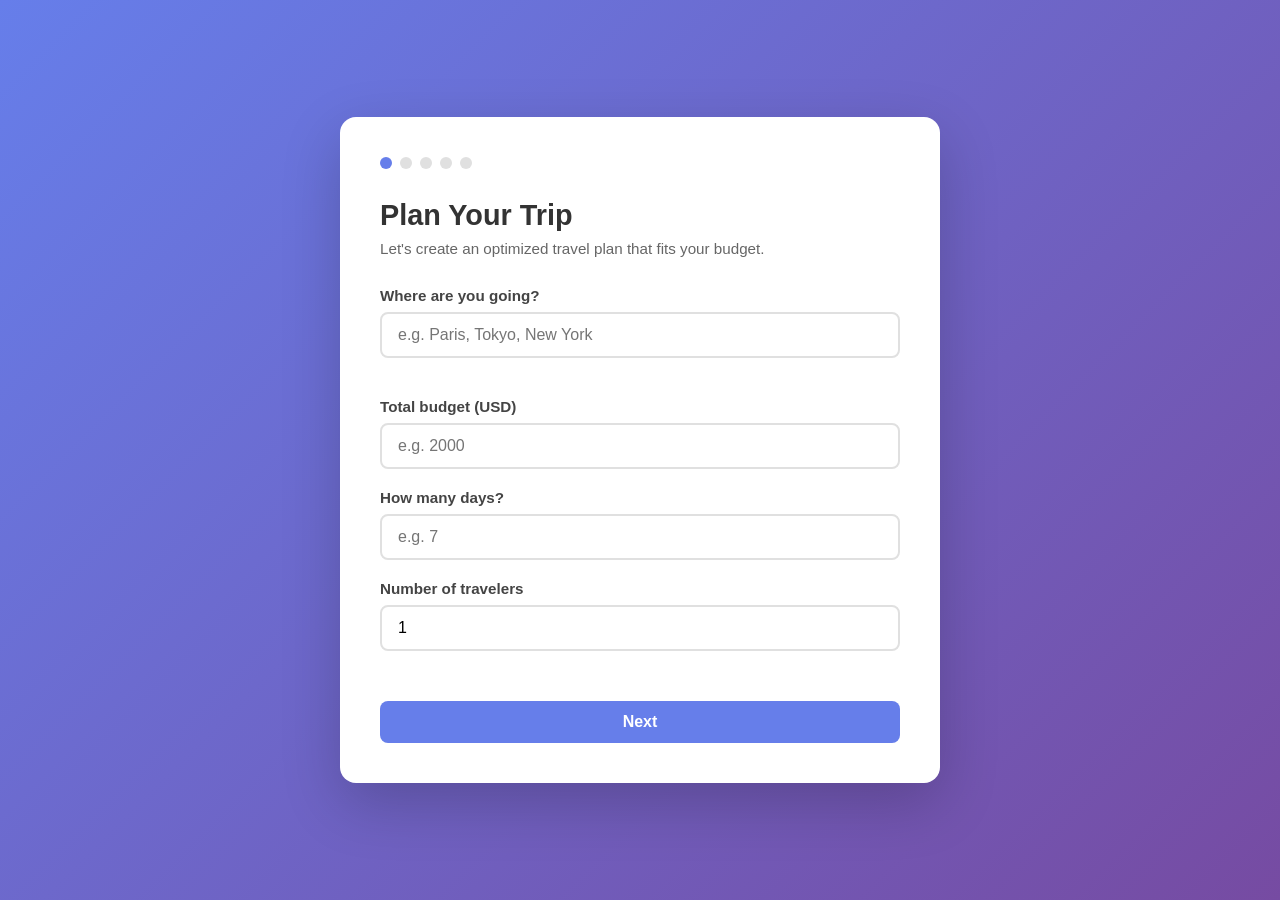
<file: travel-budget-planner/index.html>
<!DOCTYPE html>
<html lang="en">
<head>
    <meta charset="UTF-8">
    <meta name="viewport" content="width=device-width, initial-scale=1.0">
    <title>Travel Budget Planner</title>
    <style>
        * { margin: 0; padding: 0; box-sizing: border-box; }
        body {
            font-family: -apple-system, BlinkMacSystemFont, 'Segoe UI', Roboto, sans-serif;
            background: linear-gradient(135deg, #667eea 0%, #764ba2 100%);
            min-height: 100vh;
            display: flex;
            align-items: center;
            justify-content: center;
            padding: 20px;
        }
        .container {
            background: white;
            border-radius: 16px;
            padding: 40px;
            max-width: 600px;
            width: 100%;
            box-shadow: 0 20px 60px rgba(0,0,0,0.2);
        }
        h1 {
            font-size: 1.8rem;
            color: #333;
            margin-bottom: 8px;
        }
        .subtitle {
            color: #666;
            margin-bottom: 30px;
            font-size: 0.95rem;
        }
        .progress {
            display: flex;
            gap: 8px;
            margin-bottom: 30px;
        }
        .progress-dot {
            width: 12px;
            height: 12px;
            border-radius: 50%;
            background: #e0e0e0;
            transition: background 0.3s;
        }
        .progress-dot.active { background: #667eea; }
        .progress-dot.done { background: #4caf50; }
        .step { display: none; }
        .step.active { display: block; }
        label {
            display: block;
            font-weight: 600;
            color: #444;
            margin-bottom: 8px;
            font-size: 0.95rem;
        }
        .hint {
            color: #888;
            font-size: 0.85rem;
            margin-bottom: 12px;
        }
        input[type="text"], input[type="number"], select {
            width: 100%;
            padding: 12px 16px;
            border: 2px solid #e0e0e0;
            border-radius: 8px;
            font-size: 1rem;
            transition: border-color 0.2s;
            margin-bottom: 20px;
        }
        input:focus, select:focus {
            outline: none;
            border-color: #667eea;
        }
        .slider-group {
            margin-bottom: 24px;
        }
        .slider-group label {
            display: flex;
            justify-content: space-between;
            align-items: center;
        }
        .slider-group .value {
            font-weight: 400;
            color: #667eea;
        }
        input[type="range"] {
            width: 100%;
            margin-top: 8px;
            accent-color: #667eea;
        }
        .checkbox-group {
            margin-bottom: 20px;
        }
        .checkbox-group label {
            display: flex;
            align-items: center;
            gap: 10px;
            font-weight: 400;
            padding: 10px 12px;
            border: 2px solid #e0e0e0;
            border-radius: 8px;
            margin-bottom: 8px;
            cursor: pointer;
            transition: border-color 0.2s, background 0.2s;
        }
        .checkbox-group label:hover {
            border-color: #667eea;
            background: #f8f7ff;
        }
        .checkbox-group input:checked + span { color: #667eea; font-weight: 600; }
        .checkbox-group input { width: 18px; height: 18px; accent-color: #667eea; }
        .btn-row {
            display: flex;
            gap: 12px;
            margin-top: 30px;
        }
        button {
            padding: 12px 28px;
            border: none;
            border-radius: 8px;
            font-size: 1rem;
            font-weight: 600;
            cursor: pointer;
            transition: transform 0.1s, box-shadow 0.2s;
        }
        button:active { transform: scale(0.97); }
        .btn-next {
            background: #667eea;
            color: white;
            flex: 1;
        }
        .btn-next:hover { box-shadow: 0 4px 15px rgba(102,126,234,0.4); }
        .btn-back {
            background: #f0f0f0;
            color: #555;
        }
        .btn-back:hover { background: #e4e4e4; }
        .itinerary {
            background: #f8f9ff;
            border-radius: 12px;
            padding: 24px;
            margin-top: 20px;
        }
        .itinerary h3 {
            color: #667eea;
            margin-bottom: 6px;
            font-size: 1.1rem;
        }
        .itinerary-section {
            margin-bottom: 20px;
            padding-bottom: 16px;
            border-bottom: 1px solid #e8e8f0;
        }
        .itinerary-section:last-child { border-bottom: none; margin-bottom: 0; }
        .itinerary-section p {
            color: #555;
            line-height: 1.6;
            font-size: 0.92rem;
        }
        .budget-bar {
            display: flex;
            height: 24px;
            border-radius: 12px;
            overflow: hidden;
            margin: 12px 0;
        }
        .budget-bar div {
            display: flex;
            align-items: center;
            justify-content: center;
            font-size: 0.7rem;
            color: white;
            font-weight: 600;
        }
        .error {
            color: #e53935;
            font-size: 0.85rem;
            margin-top: -12px;
            margin-bottom: 12px;
            display: none;
        }
        .tag {
            display: inline-block;
            background: #eef0ff;
            color: #667eea;
            padding: 4px 10px;
            border-radius: 20px;
            font-size: 0.8rem;
            margin: 3px 4px 3px 0;
        }
        .day-card {
            background: white;
            border: 1px solid #e8e8f0;
            border-radius: 10px;
            padding: 18px;
            margin-bottom: 14px;
        }
        .day-card h4 {
            color: #667eea;
            margin-bottom: 10px;
            font-size: 1rem;
            display: flex;
            justify-content: space-between;
            align-items: center;
        }
        .day-card h4 .day-cost {
            font-size: 0.8rem;
            background: #eef0ff;
            padding: 3px 10px;
            border-radius: 12px;
            font-weight: 500;
        }
        .time-block {
            display: flex;
            gap: 12px;
            margin-bottom: 10px;
            padding-left: 4px;
        }
        .time-block:last-child { margin-bottom: 0; }
        .time-label {
            min-width: 65px;
            font-size: 0.8rem;
            font-weight: 600;
            color: #999;
            padding-top: 2px;
        }
        .time-desc {
            font-size: 0.88rem;
            color: #444;
            line-height: 1.5;
        }
        .time-desc .cost-tag {
            font-size: 0.75rem;
            color: #888;
            margin-left: 6px;
        }
        .day-tabs {
            display: flex;
            gap: 6px;
            flex-wrap: wrap;
            margin-bottom: 16px;
        }
        .day-tab {
            padding: 6px 14px;
            border-radius: 20px;
            font-size: 0.82rem;
            font-weight: 600;
            cursor: pointer;
            border: 2px solid #e0e0e0;
            background: white;
            transition: all 0.2s;
        }
        .day-tab:hover { border-color: #667eea; }
        .day-tab.active { background: #667eea; color: white; border-color: #667eea; }
        .view-toggle {
            display: flex;
            gap: 8px;
            margin-bottom: 16px;
        }
        .view-toggle button {
            padding: 6px 14px;
            font-size: 0.82rem;
            border-radius: 6px;
            background: #f0f0f0;
            color: #555;
            font-weight: 500;
        }
        .view-toggle button.active { background: #667eea; color: white; }
        .city-suggestions {
            position: absolute;
            top: 100%;
            left: 0;
            right: 0;
            background: white;
            border: 2px solid #e0e0e0;
            border-top: none;
            border-radius: 0 0 8px 8px;
            max-height: 200px;
            overflow-y: auto;
            display: none;
            z-index: 10;
            box-shadow: 0 4px 12px rgba(0,0,0,0.1);
        }
        .city-suggestions.show { display: block; }
        .city-suggestion {
            padding: 10px 16px;
            cursor: pointer;
            font-size: 0.9rem;
            display: flex;
            justify-content: space-between;
            align-items: center;
        }
        .city-suggestion:hover { background: #f8f7ff; }
        .city-suggestion .city-cost {
            font-size: 0.75rem;
            color: #888;
        }
        .city-match-info {
            font-size: 0.82rem;
            color: #4caf50;
            margin-top: -12px;
            margin-bottom: 14px;
            min-height: 18px;
        }
        .city-match-info.warn { color: #ff9800; }
        .feasibility-box {
            background: #f8f9ff;
            border-radius: 8px;
            padding: 12px 14px;
            margin-top: -8px;
            margin-bottom: 16px;
            font-size: 0.85rem;
            display: none;
        }
        .feasibility-box.show { display: block; }
        .feasibility-box.ok { border-left: 3px solid #4caf50; }
        .feasibility-box.tight { border-left: 3px solid #ff9800; }
        .feasibility-box.low { border-left: 3px solid #e53935; }
        .price-grid {
            display: grid;
            grid-template-columns: 1fr 1fr;
            gap: 6px 16px;
            margin-top: 8px;
        }
        .price-grid span {
            font-size: 0.8rem;
            color: #555;
        }
        @media (max-width: 500px) {
            .container { padding: 24px; }
            h1 { font-size: 1.4rem; }
        }
    </style>
</head>
<body>
    <div class="container">
        <div class="progress">
            <div class="progress-dot active" id="dot-0"></div>
            <div class="progress-dot" id="dot-1"></div>
            <div class="progress-dot" id="dot-2"></div>
            <div class="progress-dot" id="dot-3"></div>
            <div class="progress-dot" id="dot-4"></div>
        </div>

        <!-- Step 1: Basics -->
        <div class="step active" id="step-0">
            <h1>Plan Your Trip</h1>
            <p class="subtitle">Let's create an optimized travel plan that fits your budget.</p>

            <label for="destination">Where are you going?</label>
            <div style="position:relative;">
                <input type="text" id="destination" placeholder="e.g. Paris, Tokyo, New York" autocomplete="off" oninput="showCitySuggestions()" onfocus="showCitySuggestions()">
                <div id="city-suggestions" class="city-suggestions"></div>
            </div>
            <p id="city-match-info" class="city-match-info"></p>

            <label for="budget">Total budget (USD)</label>
            <input type="number" id="budget" placeholder="e.g. 2000" min="100" oninput="updateFeasibility()">
            <p class="error" id="err-budget">Please enter a budget of at least $100.</p>
            <div id="budget-feasibility" class="feasibility-box"></div>

            <label for="days">How many days?</label>
            <input type="number" id="days" placeholder="e.g. 7" min="1" max="30" oninput="updateFeasibility()">
            <p class="error" id="err-days">Please enter 1-30 days.</p>

            <label for="travelers">Number of travelers</label>
            <input type="number" id="travelers" placeholder="e.g. 2" min="1" max="20" value="1">

            <div class="btn-row">
                <button class="btn-next" onclick="nextStep(0)">Next</button>
            </div>
        </div>

        <!-- Step 2: Transport Preferences -->
        <div class="step" id="step-1">
            <h1>Transport Preferences</h1>
            <p class="subtitle">How would you like to get around?</p>

            <div class="slider-group">
                <label>Budget for transport: <span class="value" id="transport-val">30%</span></label>
                <input type="range" id="transport-pct" min="10" max="60" value="30" oninput="updateSlider('transport')">
            </div>

            <label>Which transport options are you comfortable with?</label>
            <div class="checkbox-group">
                <label><input type="checkbox" name="transport" value="metro" checked><span>Metro / Subway</span></label>
                <label><input type="checkbox" name="transport" value="bus" checked><span>Public Bus</span></label>
                <label><input type="checkbox" name="transport" value="taxi"><span>Taxi / Rideshare</span></label>
                <label><input type="checkbox" name="transport" value="rental"><span>Car Rental</span></label>
            </div>

            <div class="btn-row">
                <button class="btn-back" onclick="prevStep(1)">Back</button>
                <button class="btn-next" onclick="nextStep(1)">Next</button>
            </div>
        </div>

        <!-- Step 3: Accommodation -->
        <div class="step" id="step-2">
            <h1>Accommodation</h1>
            <p class="subtitle">Where would you like to stay?</p>

            <div class="slider-group">
                <label>Budget for accommodation: <span class="value" id="accom-val">40%</span></label>
                <input type="range" id="accom-pct" min="15" max="60" value="40" oninput="updateSlider('accom')">
            </div>

            <label for="accom-type">Preferred accommodation type</label>
            <select id="accom-type">
                <option value="hostel">Hostel / Shared room</option>
                <option value="budget-hotel">Budget Hotel</option>
                <option value="mid-hotel" selected>Mid-range Hotel</option>
                <option value="luxury">Luxury Hotel</option>
                <option value="airbnb">Apartment / Airbnb</option>
            </select>

            <div class="btn-row">
                <button class="btn-back" onclick="prevStep(2)">Back</button>
                <button class="btn-next" onclick="nextStep(2)">Next</button>
            </div>
        </div>

        <!-- Step 4: Activities & Food -->
        <div class="step" id="step-3">
            <h1>Activities & Food</h1>
            <p class="subtitle">What do you enjoy doing and eating?</p>

            <label>What activities interest you?</label>
            <div class="checkbox-group">
                <label><input type="checkbox" name="activities" value="museums" checked><span>Museums & Culture</span></label>
                <label><input type="checkbox" name="activities" value="outdoors"><span>Outdoor / Nature</span></label>
                <label><input type="checkbox" name="activities" value="nightlife"><span>Nightlife & Entertainment</span></label>
                <label><input type="checkbox" name="activities" value="shopping"><span>Shopping</span></label>
            </div>

            <label for="food-pref">Food preference</label>
            <select id="food-pref">
                <option value="street">Street food & local eateries</option>
                <option value="mixed" selected>Mix of local and restaurants</option>
                <option value="dining">Mostly sit-down restaurants</option>
                <option value="fine">Fine dining experiences</option>
            </select>

            <div class="btn-row">
                <button class="btn-back" onclick="prevStep(3)">Back</button>
                <button class="btn-next" onclick="nextStep(3)">Generate Itinerary</button>
            </div>
        </div>

        <!-- Step 5: Results -->
        <div class="step" id="step-4">
            <h1>Your Optimized Itinerary</h1>
            <p class="subtitle" id="result-subtitle"></p>
            <div id="itinerary-output"></div>
            <div class="btn-row">
                <button class="btn-back" onclick="prevStep(4)">Edit Preferences</button>
                <button class="btn-next" onclick="location.reload()">Start Over</button>
            </div>
        </div>
    </div>

    <script>
        let currentStep = 0;
        let matchedCity = null;

        const cityData = {
            'paris': { name: 'Paris', country: 'France', currency: 'EUR', rate: 1.08,
                accom: { hostel: 35, 'budget-hotel': 80, 'mid-hotel': 150, luxury: 400, airbnb: 110 },
                food: { street: 8, mixed: 18, dining: 35, fine: 90 },
                transport: { metro: 2.15, bus: 2.15, taxi: 15, rental: 55, dayPass: 16.6 },
                activities: { museums: 15, outdoors: 0, nightlife: 20, shopping: 0 }
            },
            'london': { name: 'London', country: 'UK', currency: 'GBP', rate: 1.27,
                accom: { hostel: 30, 'budget-hotel': 90, 'mid-hotel': 180, luxury: 450, airbnb: 130 },
                food: { street: 9, mixed: 20, dining: 40, fine: 110 },
                transport: { metro: 3.2, bus: 1.75, taxi: 18, rental: 60, dayPass: 15.2 },
                activities: { museums: 0, outdoors: 0, nightlife: 25, shopping: 0 }
            },
            'tokyo': { name: 'Tokyo', country: 'Japan', currency: 'JPY', rate: 0.0067,
                accom: { hostel: 30, 'budget-hotel': 60, 'mid-hotel': 120, luxury: 350, airbnb: 90 },
                food: { street: 6, mixed: 14, dining: 30, fine: 120 },
                transport: { metro: 2, bus: 2, taxi: 12, rental: 50, dayPass: 8 },
                activities: { museums: 10, outdoors: 0, nightlife: 20, shopping: 0 }
            },
            'new york': { name: 'New York', country: 'USA', currency: 'USD', rate: 1,
                accom: { hostel: 50, 'budget-hotel': 120, 'mid-hotel': 220, luxury: 500, airbnb: 160 },
                food: { street: 10, mixed: 22, dining: 45, fine: 130 },
                transport: { metro: 2.9, bus: 2.9, taxi: 20, rental: 70, dayPass: 7.5 },
                activities: { museums: 25, outdoors: 0, nightlife: 30, shopping: 0 }
            },
            'bangkok': { name: 'Bangkok', country: 'Thailand', currency: 'THB', rate: 0.028,
                accom: { hostel: 12, 'budget-hotel': 30, 'mid-hotel': 65, luxury: 180, airbnb: 45 },
                food: { street: 3, mixed: 8, dining: 18, fine: 55 },
                transport: { metro: 1, bus: 0.5, taxi: 5, rental: 30, dayPass: 4 },
                activities: { museums: 5, outdoors: 2, nightlife: 10, shopping: 0 }
            },
            'rome': { name: 'Rome', country: 'Italy', currency: 'EUR', rate: 1.08,
                accom: { hostel: 28, 'budget-hotel': 70, 'mid-hotel': 130, luxury: 350, airbnb: 95 },
                food: { street: 6, mixed: 16, dining: 32, fine: 80 },
                transport: { metro: 1.5, bus: 1.5, taxi: 12, rental: 45, dayPass: 7 },
                activities: { museums: 16, outdoors: 0, nightlife: 15, shopping: 0 }
            },
            'barcelona': { name: 'Barcelona', country: 'Spain', currency: 'EUR', rate: 1.08,
                accom: { hostel: 25, 'budget-hotel': 65, 'mid-hotel': 120, luxury: 300, airbnb: 90 },
                food: { street: 6, mixed: 15, dining: 30, fine: 75 },
                transport: { metro: 2.4, bus: 2.4, taxi: 10, rental: 40, dayPass: 11.2 },
                activities: { museums: 14, outdoors: 0, nightlife: 15, shopping: 0 }
            },
            'istanbul': { name: 'Istanbul', country: 'Turkey', currency: 'TRY', rate: 0.031,
                accom: { hostel: 15, 'budget-hotel': 40, 'mid-hotel': 80, luxury: 200, airbnb: 55 },
                food: { street: 4, mixed: 10, dining: 22, fine: 55 },
                transport: { metro: 0.8, bus: 0.8, taxi: 6, rental: 30, dayPass: 3 },
                activities: { museums: 10, outdoors: 0, nightlife: 12, shopping: 0 }
            },
            'dubai': { name: 'Dubai', country: 'UAE', currency: 'AED', rate: 0.27,
                accom: { hostel: 25, 'budget-hotel': 60, 'mid-hotel': 140, luxury: 400, airbnb: 100 },
                food: { street: 7, mixed: 18, dining: 40, fine: 120 },
                transport: { metro: 2, bus: 1.5, taxi: 10, rental: 40, dayPass: 6 },
                activities: { museums: 20, outdoors: 10, nightlife: 30, shopping: 0 }
            },
            'berlin': { name: 'Berlin', country: 'Germany', currency: 'EUR', rate: 1.08,
                accom: { hostel: 22, 'budget-hotel': 60, 'mid-hotel': 110, luxury: 280, airbnb: 80 },
                food: { street: 5, mixed: 14, dining: 28, fine: 70 },
                transport: { metro: 3.2, bus: 3.2, taxi: 12, rental: 45, dayPass: 8.8 },
                activities: { museums: 12, outdoors: 0, nightlife: 12, shopping: 0 }
            },
            'amsterdam': { name: 'Amsterdam', country: 'Netherlands', currency: 'EUR', rate: 1.08,
                accom: { hostel: 35, 'budget-hotel': 90, 'mid-hotel': 160, luxury: 380, airbnb: 120 },
                food: { street: 7, mixed: 17, dining: 35, fine: 85 },
                transport: { metro: 3.5, bus: 3.5, taxi: 15, rental: 50, dayPass: 9 },
                activities: { museums: 20, outdoors: 0, nightlife: 18, shopping: 0 }
            },
            'lisbon': { name: 'Lisbon', country: 'Portugal', currency: 'EUR', rate: 1.08,
                accom: { hostel: 20, 'budget-hotel': 55, 'mid-hotel': 100, luxury: 250, airbnb: 75 },
                food: { street: 5, mixed: 13, dining: 25, fine: 65 },
                transport: { metro: 1.7, bus: 1.7, taxi: 8, rental: 35, dayPass: 6.8 },
                activities: { museums: 10, outdoors: 0, nightlife: 12, shopping: 0 }
            },
            'sydney': { name: 'Sydney', country: 'Australia', currency: 'AUD', rate: 0.65,
                accom: { hostel: 35, 'budget-hotel': 100, 'mid-hotel': 180, luxury: 420, airbnb: 130 },
                food: { street: 10, mixed: 20, dining: 40, fine: 100 },
                transport: { metro: 3.5, bus: 3.5, taxi: 18, rental: 55, dayPass: 12 },
                activities: { museums: 15, outdoors: 0, nightlife: 22, shopping: 0 }
            },
            'singapore': { name: 'Singapore', country: 'Singapore', currency: 'SGD', rate: 0.74,
                accom: { hostel: 25, 'budget-hotel': 70, 'mid-hotel': 150, luxury: 380, airbnb: 110 },
                food: { street: 4, mixed: 12, dining: 30, fine: 100 },
                transport: { metro: 1.5, bus: 1, taxi: 10, rental: 60, dayPass: 6 },
                activities: { museums: 15, outdoors: 5, nightlife: 20, shopping: 0 }
            },
            'mexico city': { name: 'Mexico City', country: 'Mexico', currency: 'MXN', rate: 0.058,
                accom: { hostel: 12, 'budget-hotel': 35, 'mid-hotel': 70, luxury: 200, airbnb: 50 },
                food: { street: 3, mixed: 9, dining: 20, fine: 55 },
                transport: { metro: 0.3, bus: 0.3, taxi: 5, rental: 25, dayPass: 1.5 },
                activities: { museums: 4, outdoors: 2, nightlife: 10, shopping: 0 }
            },
            'prague': { name: 'Prague', country: 'Czech Republic', currency: 'CZK', rate: 0.043,
                accom: { hostel: 15, 'budget-hotel': 45, 'mid-hotel': 90, luxury: 230, airbnb: 65 },
                food: { street: 4, mixed: 12, dining: 22, fine: 55 },
                transport: { metro: 1.5, bus: 1.5, taxi: 8, rental: 35, dayPass: 5 },
                activities: { museums: 10, outdoors: 0, nightlife: 8, shopping: 0 }
            },
            'bali': { name: 'Bali', country: 'Indonesia', currency: 'IDR', rate: 0.000062,
                accom: { hostel: 10, 'budget-hotel': 25, 'mid-hotel': 60, luxury: 180, airbnb: 40 },
                food: { street: 2, mixed: 7, dining: 15, fine: 45 },
                transport: { metro: 0, bus: 1, taxi: 5, rental: 15, dayPass: 0 },
                activities: { museums: 5, outdoors: 8, nightlife: 10, shopping: 0 }
            },
            'seoul': { name: 'Seoul', country: 'South Korea', currency: 'KRW', rate: 0.00073,
                accom: { hostel: 20, 'budget-hotel': 50, 'mid-hotel': 100, luxury: 280, airbnb: 70 },
                food: { street: 5, mixed: 12, dining: 25, fine: 70 },
                transport: { metro: 1.3, bus: 1.3, taxi: 8, rental: 45, dayPass: 5 },
                activities: { museums: 8, outdoors: 0, nightlife: 15, shopping: 0 }
            },
            'buenos aires': { name: 'Buenos Aires', country: 'Argentina', currency: 'ARS', rate: 0.0011,
                accom: { hostel: 10, 'budget-hotel': 30, 'mid-hotel': 60, luxury: 160, airbnb: 40 },
                food: { street: 3, mixed: 8, dining: 18, fine: 45 },
                transport: { metro: 0.3, bus: 0.3, taxi: 4, rental: 25, dayPass: 1.5 },
                activities: { museums: 5, outdoors: 0, nightlife: 10, shopping: 0 }
            },
            'marrakech': { name: 'Marrakech', country: 'Morocco', currency: 'MAD', rate: 0.099,
                accom: { hostel: 10, 'budget-hotel': 30, 'mid-hotel': 70, luxury: 200, airbnb: 45 },
                food: { street: 2, mixed: 7, dining: 16, fine: 40 },
                transport: { metro: 0, bus: 0.5, taxi: 3, rental: 25, dayPass: 0 },
                activities: { museums: 5, outdoors: 5, nightlife: 8, shopping: 0 }
            }
        };

        function findCity(input) {
            const lower = input.toLowerCase().trim();
            if (!lower) return null;
            if (cityData[lower]) return cityData[lower];
            for (const key of Object.keys(cityData)) {
                if (key.startsWith(lower) || cityData[key].name.toLowerCase().startsWith(lower)) return cityData[key];
            }
            for (const key of Object.keys(cityData)) {
                if (key.includes(lower) || cityData[key].country.toLowerCase().includes(lower)) return cityData[key];
            }
            return null;
        }

        function showCitySuggestions() {
            const input = document.getElementById('destination').value.trim().toLowerCase();
            const container = document.getElementById('city-suggestions');
            const infoEl = document.getElementById('city-match-info');

            if (!input) {
                container.classList.remove('show');
                container.innerHTML = '';
                infoEl.textContent = '';
                matchedCity = null;
                updateFeasibility();
                return;
            }

            const matches = Object.values(cityData).filter(c =>
                c.name.toLowerCase().includes(input) || c.country.toLowerCase().includes(input)
            ).slice(0, 5);

            if (matches.length === 0) {
                container.classList.remove('show');
                infoEl.className = 'city-match-info warn';
                infoEl.textContent = 'City not in database — estimates will use your % allocations only';
                matchedCity = null;
                updateFeasibility();
                return;
            }

            const exactMatch = matches.find(c => c.name.toLowerCase() === input);
            if (exactMatch) {
                container.classList.remove('show');
                matchedCity = exactMatch;
                infoEl.className = 'city-match-info';
                infoEl.textContent = `✓ Real pricing data available for ${exactMatch.name}, ${exactMatch.country}`;
                updateFeasibility();
                return;
            }

            container.innerHTML = matches.map(c =>
                `<div class="city-suggestion" onclick="selectCity('${c.name}')">
                    <span>${c.name}, ${c.country}</span>
                    <span class="city-cost">from ~$${c.accom['budget-hotel']}/night</span>
                </div>`
            ).join('');
            container.classList.add('show');
            matchedCity = null;
            updateFeasibility();
        }

        function selectCity(name) {
            document.getElementById('destination').value = name;
            document.getElementById('city-suggestions').classList.remove('show');
            const city = Object.values(cityData).find(c => c.name === name);
            matchedCity = city;
            const infoEl = document.getElementById('city-match-info');
            infoEl.className = 'city-match-info';
            infoEl.textContent = `✓ Real pricing data available for ${city.name}, ${city.country}`;
            updateFeasibility();
        }

        function updateFeasibility() {
            const box = document.getElementById('budget-feasibility');
            const budget = parseInt(document.getElementById('budget').value);
            const days = parseInt(document.getElementById('days').value);

            if (!matchedCity || !budget || !days || days < 1) {
                box.classList.remove('show');
                return;
            }

            const c = matchedCity;
            const minDaily = c.accom.hostel + c.food.street * 3 + c.transport.bus * 4;
            const midDaily = c.accom['mid-hotel'] + c.food.mixed * 3 + c.transport.metro * 4 + c.activities.museums;
            const dailyBudget = budget / days;

            let status, message;
            if (dailyBudget >= midDaily * 1.2) {
                status = 'ok';
                message = `Your budget is comfortable for ${c.name}.`;
            } else if (dailyBudget >= minDaily) {
                status = 'tight';
                message = `Doable but tight — you'll need to be mindful of spending.`;
            } else {
                status = 'low';
                message = `Your budget is below minimum estimates for ${c.name}. Consider more days or a higher budget.`;
            }

            box.className = `feasibility-box show ${status}`;
            box.innerHTML = `<strong>${message}</strong>
                <div class="price-grid">
                    <span>Budget hotel: ~$${c.accom['budget-hotel']}/night</span>
                    <span>Mid-range: ~$${c.accom['mid-hotel']}/night</span>
                    <span>Meal (casual): ~$${c.food.mixed}</span>
                    <span>Transit ride: ~$${c.transport.metro}</span>
                    <span>Day pass: ~$${c.transport.dayPass || 'N/A'}</span>
                    <span>Museum entry: ~$${c.activities.museums}</span>
                </div>`;
        }

        document.addEventListener('click', (e) => {
            if (!e.target.closest('#destination') && !e.target.closest('#city-suggestions')) {
                document.getElementById('city-suggestions').classList.remove('show');
            }
        });

        function updateSlider(type) {
            const val = document.getElementById(type === 'transport' ? 'transport-pct' : 'accom-pct').value;
            document.getElementById(type === 'transport' ? 'transport-val' : 'accom-val').textContent = val + '%';
        }

        function validateStep(step) {
            if (step === 0) {
                const budget = parseInt(document.getElementById('budget').value);
                const days = parseInt(document.getElementById('days').value);
                const dest = document.getElementById('destination').value.trim();
                let valid = true;

                document.getElementById('err-budget').style.display = (!budget || budget < 100) ? 'block' : 'none';
                document.getElementById('err-days').style.display = (!days || days < 1 || days > 30) ? 'block' : 'none';

                if (!budget || budget < 100) valid = false;
                if (!days || days < 1 || days > 30) valid = false;
                if (!dest) valid = false;
                return valid;
            }
            return true;
        }

        function nextStep(from) {
            if (!validateStep(from)) return;
            document.getElementById('step-' + from).classList.remove('active');
            document.getElementById('dot-' + from).classList.remove('active');
            document.getElementById('dot-' + from).classList.add('done');
            currentStep = from + 1;
            document.getElementById('step-' + currentStep).classList.add('active');
            document.getElementById('dot-' + currentStep).classList.add('active');

            if (currentStep === 4) generateItinerary();
        }

        function prevStep(from) {
            document.getElementById('step-' + from).classList.remove('active');
            document.getElementById('dot-' + from).classList.remove('active');
            currentStep = from - 1;
            document.getElementById('step-' + currentStep).classList.add('active');
            document.getElementById('dot-' + currentStep).classList.remove('done');
            document.getElementById('dot-' + currentStep).classList.add('active');
        }

        function generateItinerary() {
            const destination = document.getElementById('destination').value.trim();
            const budget = parseInt(document.getElementById('budget').value);
            const days = parseInt(document.getElementById('days').value);
            const travelers = parseInt(document.getElementById('travelers').value);
            const transportPct = parseInt(document.getElementById('transport-pct').value);
            const accomPct = parseInt(document.getElementById('accom-pct').value);
            const foodRemainder = 100 - transportPct - accomPct;
            const foodPct = Math.max(foodRemainder * 0.6, 10);
            const activityPct = Math.max(foodRemainder * 0.4, 5);

            const transportModes = [...document.querySelectorAll('input[name="transport"]:checked')].map(c => c.value);
            const activities = [...document.querySelectorAll('input[name="activities"]:checked')].map(c => c.value);
            const accomType = document.getElementById('accom-type').value;
            const foodPref = document.getElementById('food-pref').value;

            const transportLabels = { metro: 'Metro/Subway', bus: 'Public Bus', taxi: 'Taxi/Rideshare', rental: 'Car Rental' };
            const accomLabels = { hostel: 'Hostel / Shared room', 'budget-hotel': 'Budget Hotel', 'mid-hotel': 'Mid-range Hotel', luxury: 'Luxury Hotel', airbnb: 'Apartment / Airbnb' };
            const foodLabels = { street: 'Street food & local spots', mixed: 'Mix of local and restaurants', dining: 'Sit-down restaurants', fine: 'Fine dining' };

            let perNight, perMealBudget, dailyActivityBudget, dailyTransport, cityInfo;
            const city = matchedCity || findCity(destination);

            if (city) {
                perNight = city.accom[accomType];
                perMealBudget = city.food[foodPref];
                const primaryMode = transportModes.includes('metro') ? 'metro' : transportModes.includes('bus') ? 'bus' : transportModes.includes('taxi') ? 'taxi' : 'bus';
                dailyTransport = city.transport.dayPass > 0 ? city.transport.dayPass : city.transport[primaryMode] * 4;
                const avgActivity = activities.length > 0
                    ? Math.round(activities.reduce((sum, a) => sum + city.activities[a], 0) / activities.length)
                    : 10;
                dailyActivityBudget = avgActivity * 2;
                cityInfo = city;
            } else {
                const transportBudget = Math.round(budget * transportPct / 100);
                const accomBudget = Math.round(budget * accomPct / 100);
                const foodBudget = Math.round(budget * foodPct / 100);
                const activityBudget = Math.round(budget * activityPct / 100);
                perNight = Math.round(accomBudget / days);
                perMealBudget = Math.round(foodBudget / (days * 3));
                dailyActivityBudget = Math.round(activityBudget / days);
                dailyTransport = Math.round(transportBudget / days);
                cityInfo = null;
            }

            const totalEstimate = (perNight + perMealBudget * 3 + dailyTransport + dailyActivityBudget) * days;
            const dailyBudget = Math.round(budget / days);

            document.getElementById('result-subtitle').textContent =
                `${destination} • ${days} days • ${travelers} traveler${travelers > 1 ? 's' : ''} • $${budget} total`;

            const dayPlans = buildDayByDayPlan(days, activities, transportModes, foodPref, accomType, destination, dailyActivityBudget, dailyTransport, perMealBudget, perNight);

            let html = '';

            // Budget summary
            html += `<div class="itinerary">`;
            html += `<div class="itinerary-section">`;
            html += `<h3>Budget Breakdown${cityInfo ? ' <span class="tag">Real ' + cityInfo.name + ' prices</span>' : ''}</h3>`;

            if (cityInfo) {
                const accomTotal = perNight * days;
                const foodTotal = perMealBudget * 3 * days;
                const transportTotal = dailyTransport * days;
                const actTotal = dailyActivityBudget * days;
                const spent = accomTotal + foodTotal + transportTotal + actTotal;
                const remaining = budget - spent;

                html += `<div class="price-grid" style="margin-bottom:12px;">
                    <span><strong>Accommodation:</strong> $${perNight}/night × ${days} = $${accomTotal}</span>
                    <span><strong>Food:</strong> ~$${perMealBudget}/meal × ${days * 3} = $${foodTotal}</span>
                    <span><strong>Transport:</strong> ~$${dailyTransport}/day × ${days} = $${transportTotal}</span>
                    <span><strong>Activities:</strong> ~$${dailyActivityBudget}/day × ${days} = $${actTotal}</span>
                </div>`;
                html += `<div class="budget-bar">
                    <div style="width:${Math.round(transportTotal/budget*100)}%;background:#667eea">${Math.round(transportTotal/budget*100)}%</div>
                    <div style="width:${Math.round(accomTotal/budget*100)}%;background:#764ba2">${Math.round(accomTotal/budget*100)}%</div>
                    <div style="width:${Math.round(foodTotal/budget*100)}%;background:#e91e63">${Math.round(foodTotal/budget*100)}%</div>
                    <div style="width:${Math.round(actTotal/budget*100)}%;background:#ff9800">${Math.round(actTotal/budget*100)}%</div>
                </div>`;
                html += `<p style="margin-top:8px;"><strong>Estimated total:</strong> $${spent} of $${budget} `;
                if (remaining >= 0) html += `<span style="color:#4caf50;">($${remaining} buffer remaining)</span>`;
                else html += `<span style="color:#e53935;">($${Math.abs(remaining)} over budget — consider adjustments)</span>`;
                html += `</p>`;
            } else {
                const transportBudget = Math.round(budget * transportPct / 100);
                const accomBudget = Math.round(budget * accomPct / 100);
                const foodBudget = Math.round(budget * foodPct / 100);
                const activityBudget = Math.round(budget * activityPct / 100);
                html += `<div class="budget-bar">
                    <div style="width:${transportPct}%;background:#667eea">${transportPct}%</div>
                    <div style="width:${accomPct}%;background:#764ba2">${accomPct}%</div>
                    <div style="width:${Math.round(foodPct)}%;background:#e91e63">${Math.round(foodPct)}%</div>
                    <div style="width:${Math.round(activityPct)}%;background:#ff9800">${Math.round(activityPct)}%</div>
                </div>`;
                html += `<p><strong>Transport:</strong> $${transportBudget} | <strong>Accommodation:</strong> $${accomBudget} | <strong>Food:</strong> $${foodBudget} | <strong>Activities:</strong> $${activityBudget}</p>`;
            }
            html += `<p style="margin-top:8px;color:#888;">Daily budget: ~$${dailyBudget}/day • ${accomLabels[accomType]} (~$${perNight}/night)</p>`;
            html += `</div>`;

            // Day tabs
            html += `<div class="itinerary-section">`;
            html += `<h3>Day-by-Day Itinerary</h3>`;
            html += `<div class="view-toggle"><button class="active" onclick="setView('all',this)">All Days</button><button onclick="setView('single',this)">One at a Time</button></div>`;
            html += `<div class="day-tabs" id="day-tabs" style="display:none;">`;
            for (let i = 0; i < days; i++) {
                html += `<div class="day-tab ${i === 0 ? 'active' : ''}" onclick="showDay(${i})">${i === 0 ? 'Day 1' : i === days - 1 ? 'Day ' + days : 'D' + (i + 1)}</div>`;
            }
            html += `</div>`;

            // Day cards
            html += `<div id="day-cards">`;
            for (let i = 0; i < days; i++) {
                const plan = dayPlans[i];
                html += `<div class="day-card day-card-item" data-day="${i}">`;
                html += `<h4>${plan.title} <span class="day-cost">~$${plan.dayCost}</span></h4>`;
                plan.blocks.forEach(block => {
                    html += `<div class="time-block">`;
                    html += `<div class="time-label">${block.time}</div>`;
                    html += `<div class="time-desc">${block.desc}${block.cost ? `<span class="cost-tag">~$${block.cost}</span>` : ''}</div>`;
                    html += `</div>`;
                });
                html += `</div>`;
            }
            html += `</div>`;
            html += `</div>`;

            // Tips
            html += `<div class="itinerary-section"><h3>Budget Tips</h3>`;
            html += `<p>• Keep ~$${Math.round(budget * 0.05)} as emergency buffer<br>`;
            if (cityInfo && cityInfo.transport.dayPass > 0 && (transportModes.includes('metro') || transportModes.includes('bus'))) {
                html += `• ${cityInfo.name} day pass: ~$${cityInfo.transport.dayPass} — saves money vs. single rides ($${cityInfo.transport.metro} each)<br>`;
            } else if (transportModes.includes('metro') || transportModes.includes('bus')) {
                html += `• Buy a ${days > 3 ? 'multi-day' : 'daily'} transit pass to save on fares<br>`;
            }
            if (travelers > 1) html += `• Split accommodation & transport costs across ${travelers} travelers<br>`;
            if (cityInfo && cityInfo.food.street < cityInfo.food.mixed * 0.6) html += `• Street food in ${cityInfo.name} averages ~$${cityInfo.food.street} — a great way to save on meals<br>`;
            html += `• Book popular activities and restaurants in advance<br>`;
            html += `• Check for free museum days and walking tours</p>`;
            html += `</div>`;

            html += `</div>`;
            document.getElementById('itinerary-output').innerHTML = html;
        }

        function setView(mode, btn) {
            document.querySelectorAll('.view-toggle button').forEach(b => b.classList.remove('active'));
            btn.classList.add('active');
            const tabs = document.getElementById('day-tabs');
            const cards = document.querySelectorAll('.day-card-item');
            if (mode === 'all') {
                tabs.style.display = 'none';
                cards.forEach(c => c.style.display = 'block');
            } else {
                tabs.style.display = 'flex';
                const activeTab = document.querySelector('.day-tab.active');
                const activeDay = activeTab ? [...activeTab.parentElement.children].indexOf(activeTab) : 0;
                cards.forEach((c, i) => c.style.display = i === activeDay ? 'block' : 'none');
            }
        }

        function showDay(idx) {
            document.querySelectorAll('.day-tab').forEach((t, i) => t.classList.toggle('active', i === idx));
            document.querySelectorAll('.day-card-item').forEach((c, i) => c.style.display = i === idx ? 'block' : 'none');
        }

        function buildDayByDayPlan(days, activities, transportModes, foodPref, accomType, destination, dailyActivityBudget, dailyTransport, perMealBudget, perNight) {
            const plans = [];
            const primaryTransport = transportModes.includes('metro') ? 'metro' : transportModes.includes('bus') ? 'bus' : transportModes.includes('taxi') ? 'rideshare' : 'walking';

            const morningActivities = {
                museums: ['Visit a major museum', 'Explore a gallery or cultural center', 'Tour a historic landmark', 'Visit an art exhibition'],
                outdoors: ['Morning hike or park walk', 'Visit botanical gardens', 'Waterfront or riverside walk', 'Explore a nature reserve'],
                nightlife: ['Sleep in and brunch', 'Late morning café visit', 'Recovery breakfast and relax', 'Casual morning at a coffee house'],
                shopping: ['Browse a morning market', 'Visit an artisan district', 'Explore a vintage market', 'Shop at local boutiques']
            };
            const afternoonActivities = {
                museums: ['Visit a second museum or exhibit', 'Guided walking tour of historic district', 'Explore a neighborhood on foot', 'Visit a local workshop or studio'],
                outdoors: ['Scenic viewpoint hike', 'Bike ride through the area', 'Visit a lake, beach, or park', 'Guided nature tour'],
                nightlife: ['Explore a trendy neighborhood', 'Visit a rooftop bar or lounge', 'Attend a matinee show', 'Explore the nightlife district by day'],
                shopping: ['Visit a department store or mall', 'Browse souvenir and craft shops', 'Explore a flea market', 'Shop for local specialties']
            };
            const eveningActivities = {
                museums: ['Evening stroll through the city center', 'Attend a cultural performance', 'Night tour of illuminated landmarks', 'Visit a late-night museum opening'],
                outdoors: ['Sunset viewpoint visit', 'Evening walk along the waterfront', 'Stargazing spot outside the city', 'Night garden or park visit'],
                nightlife: ['Live music venue', 'Bar-hopping in a popular district', 'Night club or dance venue', 'Comedy show or live performance'],
                shopping: ['Night market visit', 'Shopping district evening stroll', 'Browse late-night shops', 'Window shopping with dinner']
            };

            const breakfastOptions = {
                street: ['Grab breakfast from a street vendor', 'Local bakery breakfast on the go', 'Morning market food stall'],
                mixed: ['Breakfast at a local café', 'Hotel breakfast or nearby bistro', 'Try a local breakfast spot'],
                dining: ['Sit-down breakfast at a restaurant', 'Brunch at a well-reviewed spot', 'Full breakfast at your hotel'],
                fine: ['Leisurely hotel breakfast', 'Upscale brunch reservation', 'Breakfast at a renowned café']
            };
            const lunchOptions = {
                street: ['Street food lunch near your activity', 'Grab food from a local market stall', 'Quick bite at a food cart'],
                mixed: ['Casual lunch at a local restaurant', 'Try a recommended lunch spot', 'Café lunch between activities'],
                dining: ['Lunch at a sit-down restaurant', 'Restaurant lunch (check lunch specials)', 'Midday meal at a reviewed spot'],
                fine: ['Fine lunch reservation', 'Multi-course lunch at a top restaurant', 'Chef\'s lunch menu experience']
            };
            const dinnerOptions = {
                street: ['Dinner at a night food stall or market', 'Local eatery dinner', 'Street food dinner crawl'],
                mixed: ['Dinner at a recommended restaurant', 'Try a local specialty restaurant', 'Evening meal at a popular spot'],
                dining: ['Dinner reservation at a top-rated restaurant', 'Multi-course dinner experience', 'Fine restaurant dinner'],
                fine: ['Fine dining tasting menu', 'Signature restaurant dinner', 'Chef\'s table or omakase dinner']
            };

            function pick(arr, dayIdx) {
                return arr[dayIdx % arr.length];
            }

            function getActivityForSlot(slot, dayIdx) {
                const pool = slot === 'morning' ? morningActivities : slot === 'afternoon' ? afternoonActivities : eveningActivities;
                if (activities.length === 0) return 'Explore ' + destination + ' freely';
                const category = activities[dayIdx % activities.length];
                const options = pool[category] || ['Free exploration'];
                return options[dayIdx % options.length];
            }

            for (let d = 0; d < days; d++) {
                const isFirst = d === 0;
                const isLast = d === days - 1;
                const blocks = [];
                let dayCost = 0;

                if (isFirst) {
                    blocks.push({ time: '8:00 AM', desc: `Arrive in ${destination}. Transfer to your accommodation via ${primaryTransport}`, cost: Math.round(dailyTransport * 0.5) });
                    blocks.push({ time: '10:30 AM', desc: 'Check in and freshen up. Get oriented with a neighborhood walk', cost: 0 });
                    blocks.push({ time: '12:30 PM', desc: pick(lunchOptions[foodPref], d), cost: perMealBudget });
                    blocks.push({ time: '2:00 PM', desc: 'Light exploration — walking tour of immediate area or pick up transit pass', cost: Math.round(dailyActivityBudget * 0.3) });
                    blocks.push({ time: '5:00 PM', desc: 'Rest and recharge at accommodation', cost: 0 });
                    blocks.push({ time: '7:00 PM', desc: pick(dinnerOptions[foodPref], d), cost: Math.round(perMealBudget * 1.3) });
                    blocks.push({ time: '9:00 PM', desc: 'Evening walk to get a feel for the city. Early night for jet lag recovery', cost: 0 });
                    dayCost = Math.round(dailyTransport * 0.5) + perMealBudget + Math.round(dailyActivityBudget * 0.3) + Math.round(perMealBudget * 1.3);
                } else if (isLast) {
                    blocks.push({ time: '8:00 AM', desc: pick(breakfastOptions[foodPref], d), cost: perMealBudget });
                    blocks.push({ time: '9:30 AM', desc: 'Pack up and check out. Store luggage if possible', cost: 0 });
                    blocks.push({ time: '10:30 AM', desc: 'Last-minute sightseeing or souvenir shopping nearby', cost: Math.round(dailyActivityBudget * 0.5) });
                    blocks.push({ time: '12:30 PM', desc: pick(lunchOptions[foodPref], d) + ' — final meal in ' + destination, cost: perMealBudget });
                    blocks.push({ time: '2:00 PM', desc: `Head to departure point via ${primaryTransport}`, cost: Math.round(dailyTransport * 0.5) });
                    dayCost = perMealBudget * 2 + Math.round(dailyActivityBudget * 0.5) + Math.round(dailyTransport * 0.5);
                } else {
                    const morningAct = getActivityForSlot('morning', d);
                    const afternoonAct = getActivityForSlot('afternoon', d + 1);
                    const eveningAct = getActivityForSlot('evening', d + 2);

                    blocks.push({ time: '8:00 AM', desc: pick(breakfastOptions[foodPref], d), cost: perMealBudget });
                    blocks.push({ time: '9:30 AM', desc: `${primaryTransport === 'walking' ? 'Walk' : 'Take ' + primaryTransport} to today's first spot`, cost: Math.round(dailyTransport * 0.3) });
                    blocks.push({ time: '10:00 AM', desc: morningAct, cost: Math.round(dailyActivityBudget * 0.4) });
                    blocks.push({ time: '12:30 PM', desc: pick(lunchOptions[foodPref], d), cost: perMealBudget });
                    blocks.push({ time: '2:00 PM', desc: afternoonAct, cost: Math.round(dailyActivityBudget * 0.4) });
                    blocks.push({ time: '5:00 PM', desc: 'Return to accommodation to rest and freshen up', cost: Math.round(dailyTransport * 0.3) });
                    blocks.push({ time: '7:00 PM', desc: pick(dinnerOptions[foodPref], d), cost: Math.round(perMealBudget * 1.3) });
                    blocks.push({ time: '9:00 PM', desc: eveningAct, cost: Math.round(dailyActivityBudget * 0.2) });
                    dayCost = perMealBudget * 2 + Math.round(perMealBudget * 1.3) + dailyActivityBudget + Math.round(dailyTransport * 0.6);
                }

                let title;
                if (isFirst) title = `Day 1 — Arrival & Orientation`;
                else if (isLast) title = `Day ${days} — Departure`;
                else {
                    const themes = [];
                    if (activities.length > 0) {
                        const focus = activities[(d - 1) % activities.length];
                        const themeNames = { museums: 'Culture & History', outdoors: 'Nature & Exploration', nightlife: 'Entertainment', shopping: 'Shopping & Markets' };
                        themes.push(themeNames[focus] || 'Exploration');
                    } else {
                        themes.push('Exploration');
                    }
                    title = `Day ${d + 1} — ${themes[0]}`;
                }

                plans.push({ title, blocks, dayCost: dayCost + perNight });
            }
            return plans;
        }
    </script>
</body>
</html>
</file>
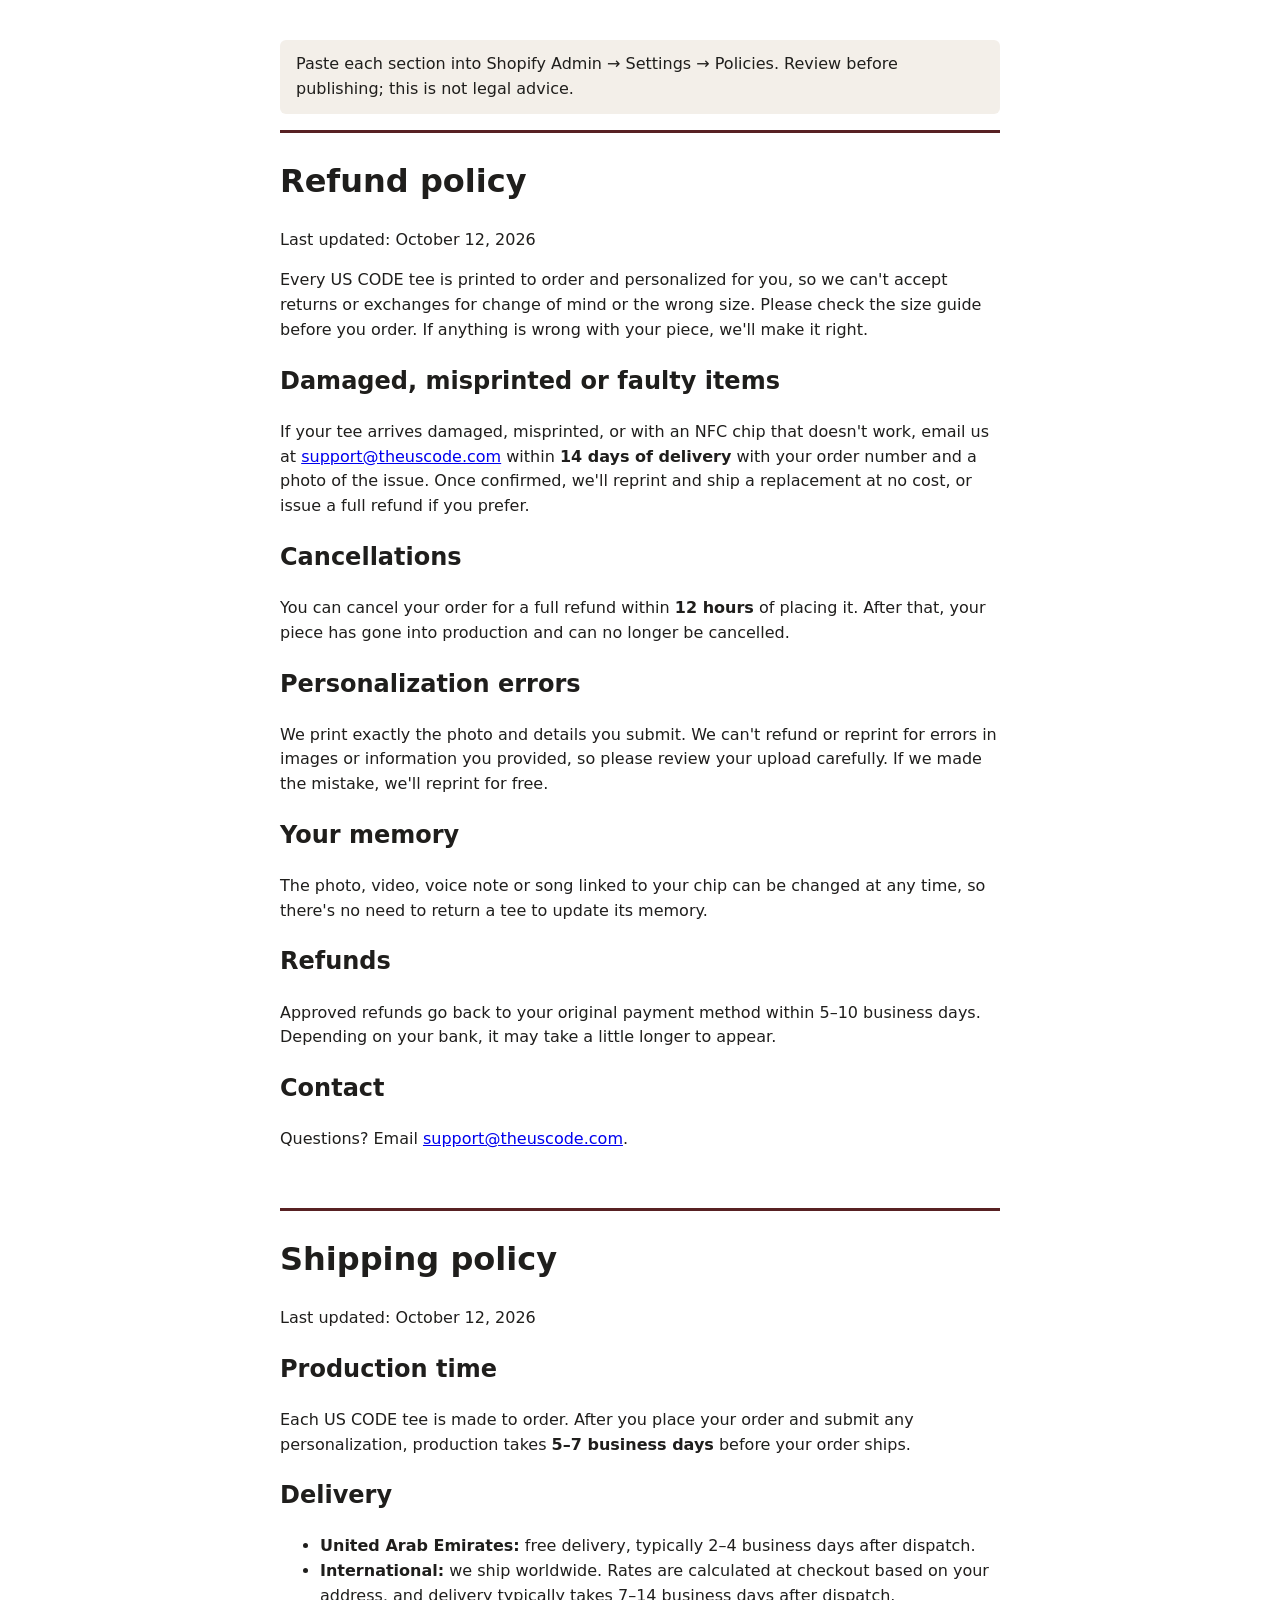
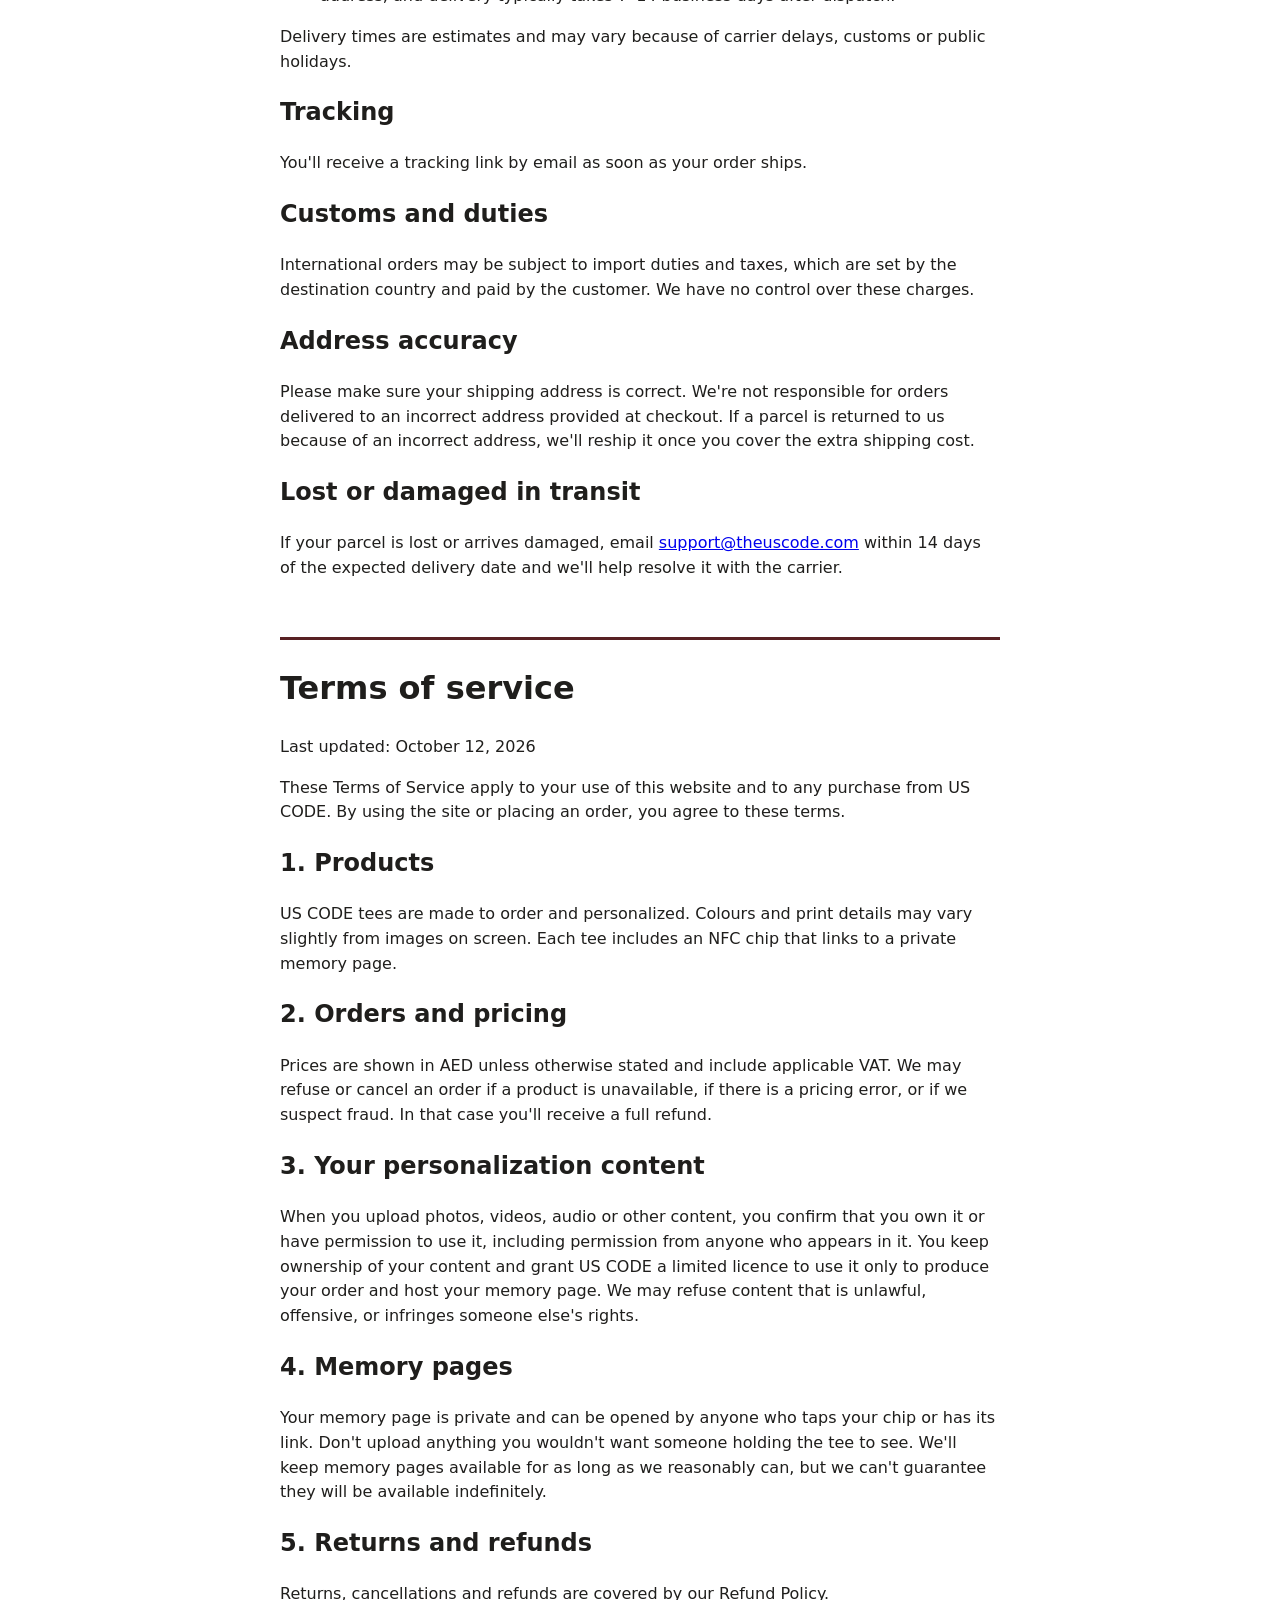
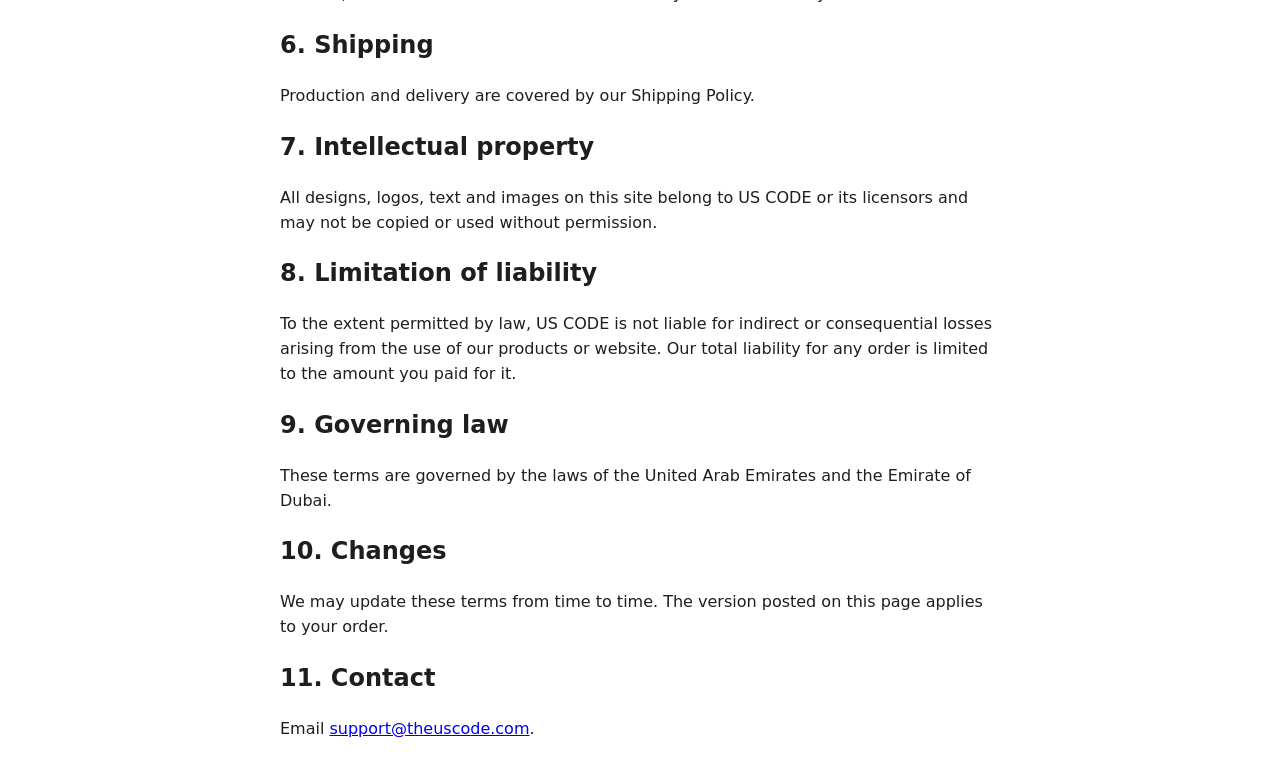
<file: uscode-policies.html>
<!doctype html><html><head><meta charset="utf-8"><title>US CODE policies</title>
<style>body{font-family:system-ui,sans-serif;max-width:720px;margin:40px auto;padding:0 16px;line-height:1.55;color:#1f1e1c}h1{border-top:3px solid #582123;padding-top:24px;margin-top:56px}h1:first-of-type{margin-top:0}.note{background:#f3efe9;padding:12px 16px;border-radius:6px}</style></head><body>
<p class="note">Paste each section into Shopify Admin → Settings → Policies. Review before publishing; this is not legal advice.</p>
<h1>Refund policy</h1><p>Last updated: October 12, 2026</p>
<p>Every US CODE tee is printed to order and personalized for you, so we can't accept returns or exchanges for change of mind or the wrong size. Please check the size guide before you order. If anything is wrong with your piece, we'll make it right.</p>
<h2>Damaged, misprinted or faulty items</h2>
<p>If your tee arrives damaged, misprinted, or with an NFC chip that doesn't work, email us at <a href="mailto:support@theuscode.com">support@theuscode.com</a> within <strong>14 days of delivery</strong> with your order number and a photo of the issue. Once confirmed, we'll reprint and ship a replacement at no cost, or issue a full refund if you prefer.</p>
<h2>Cancellations</h2>
<p>You can cancel your order for a full refund within <strong>12 hours</strong> of placing it. After that, your piece has gone into production and can no longer be cancelled.</p>
<h2>Personalization errors</h2>
<p>We print exactly the photo and details you submit. We can't refund or reprint for errors in images or information you provided, so please review your upload carefully. If we made the mistake, we'll reprint for free.</p>
<h2>Your memory</h2>
<p>The photo, video, voice note or song linked to your chip can be changed at any time, so there's no need to return a tee to update its memory.</p>
<h2>Refunds</h2>
<p>Approved refunds go back to your original payment method within 5–10 business days. Depending on your bank, it may take a little longer to appear.</p>
<h2>Contact</h2>
<p>Questions? Email <a href="mailto:support@theuscode.com">support@theuscode.com</a>.</p>
<h1>Shipping policy</h1><p>Last updated: October 12, 2026</p>
<h2>Production time</h2>
<p>Each US CODE tee is made to order. After you place your order and submit any personalization, production takes <strong>5–7 business days</strong> before your order ships.</p>
<h2>Delivery</h2>
<ul>
<li><strong>United Arab Emirates:</strong> free delivery, typically 2–4 business days after dispatch.</li>
<li><strong>International:</strong> we ship worldwide. Rates are calculated at checkout based on your address, and delivery typically takes 7–14 business days after dispatch.</li>
</ul>
<p>Delivery times are estimates and may vary because of carrier delays, customs or public holidays.</p>
<h2>Tracking</h2>
<p>You'll receive a tracking link by email as soon as your order ships.</p>
<h2>Customs and duties</h2>
<p>International orders may be subject to import duties and taxes, which are set by the destination country and paid by the customer. We have no control over these charges.</p>
<h2>Address accuracy</h2>
<p>Please make sure your shipping address is correct. We're not responsible for orders delivered to an incorrect address provided at checkout. If a parcel is returned to us because of an incorrect address, we'll reship it once you cover the extra shipping cost.</p>
<h2>Lost or damaged in transit</h2>
<p>If your parcel is lost or arrives damaged, email <a href="mailto:support@theuscode.com">support@theuscode.com</a> within 14 days of the expected delivery date and we'll help resolve it with the carrier.</p>
<h1>Terms of service</h1><p>Last updated: October 12, 2026</p>
<p>These Terms of Service apply to your use of this website and to any purchase from US CODE. By using the site or placing an order, you agree to these terms.</p>
<h2>1. Products</h2>
<p>US CODE tees are made to order and personalized. Colours and print details may vary slightly from images on screen. Each tee includes an NFC chip that links to a private memory page.</p>
<h2>2. Orders and pricing</h2>
<p>Prices are shown in AED unless otherwise stated and include applicable VAT. We may refuse or cancel an order if a product is unavailable, if there is a pricing error, or if we suspect fraud. In that case you'll receive a full refund.</p>
<h2>3. Your personalization content</h2>
<p>When you upload photos, videos, audio or other content, you confirm that you own it or have permission to use it, including permission from anyone who appears in it. You keep ownership of your content and grant US CODE a limited licence to use it only to produce your order and host your memory page. We may refuse content that is unlawful, offensive, or infringes someone else's rights.</p>
<h2>4. Memory pages</h2>
<p>Your memory page is private and can be opened by anyone who taps your chip or has its link. Don't upload anything you wouldn't want someone holding the tee to see. We'll keep memory pages available for as long as we reasonably can, but we can't guarantee they will be available indefinitely.</p>
<h2>5. Returns and refunds</h2>
<p>Returns, cancellations and refunds are covered by our Refund Policy.</p>
<h2>6. Shipping</h2>
<p>Production and delivery are covered by our Shipping Policy.</p>
<h2>7. Intellectual property</h2>
<p>All designs, logos, text and images on this site belong to US CODE or its licensors and may not be copied or used without permission.</p>
<h2>8. Limitation of liability</h2>
<p>To the extent permitted by law, US CODE is not liable for indirect or consequential losses arising from the use of our products or website. Our total liability for any order is limited to the amount you paid for it.</p>
<h2>9. Governing law</h2>
<p>These terms are governed by the laws of the United Arab Emirates and the Emirate of Dubai.</p>
<h2>10. Changes</h2>
<p>We may update these terms from time to time. The version posted on this page applies to your order.</p>
<h2>11. Contact</h2>
<p>Email <a href="mailto:support@theuscode.com">support@theuscode.com</a>.</p>
</body></html>
</file>
